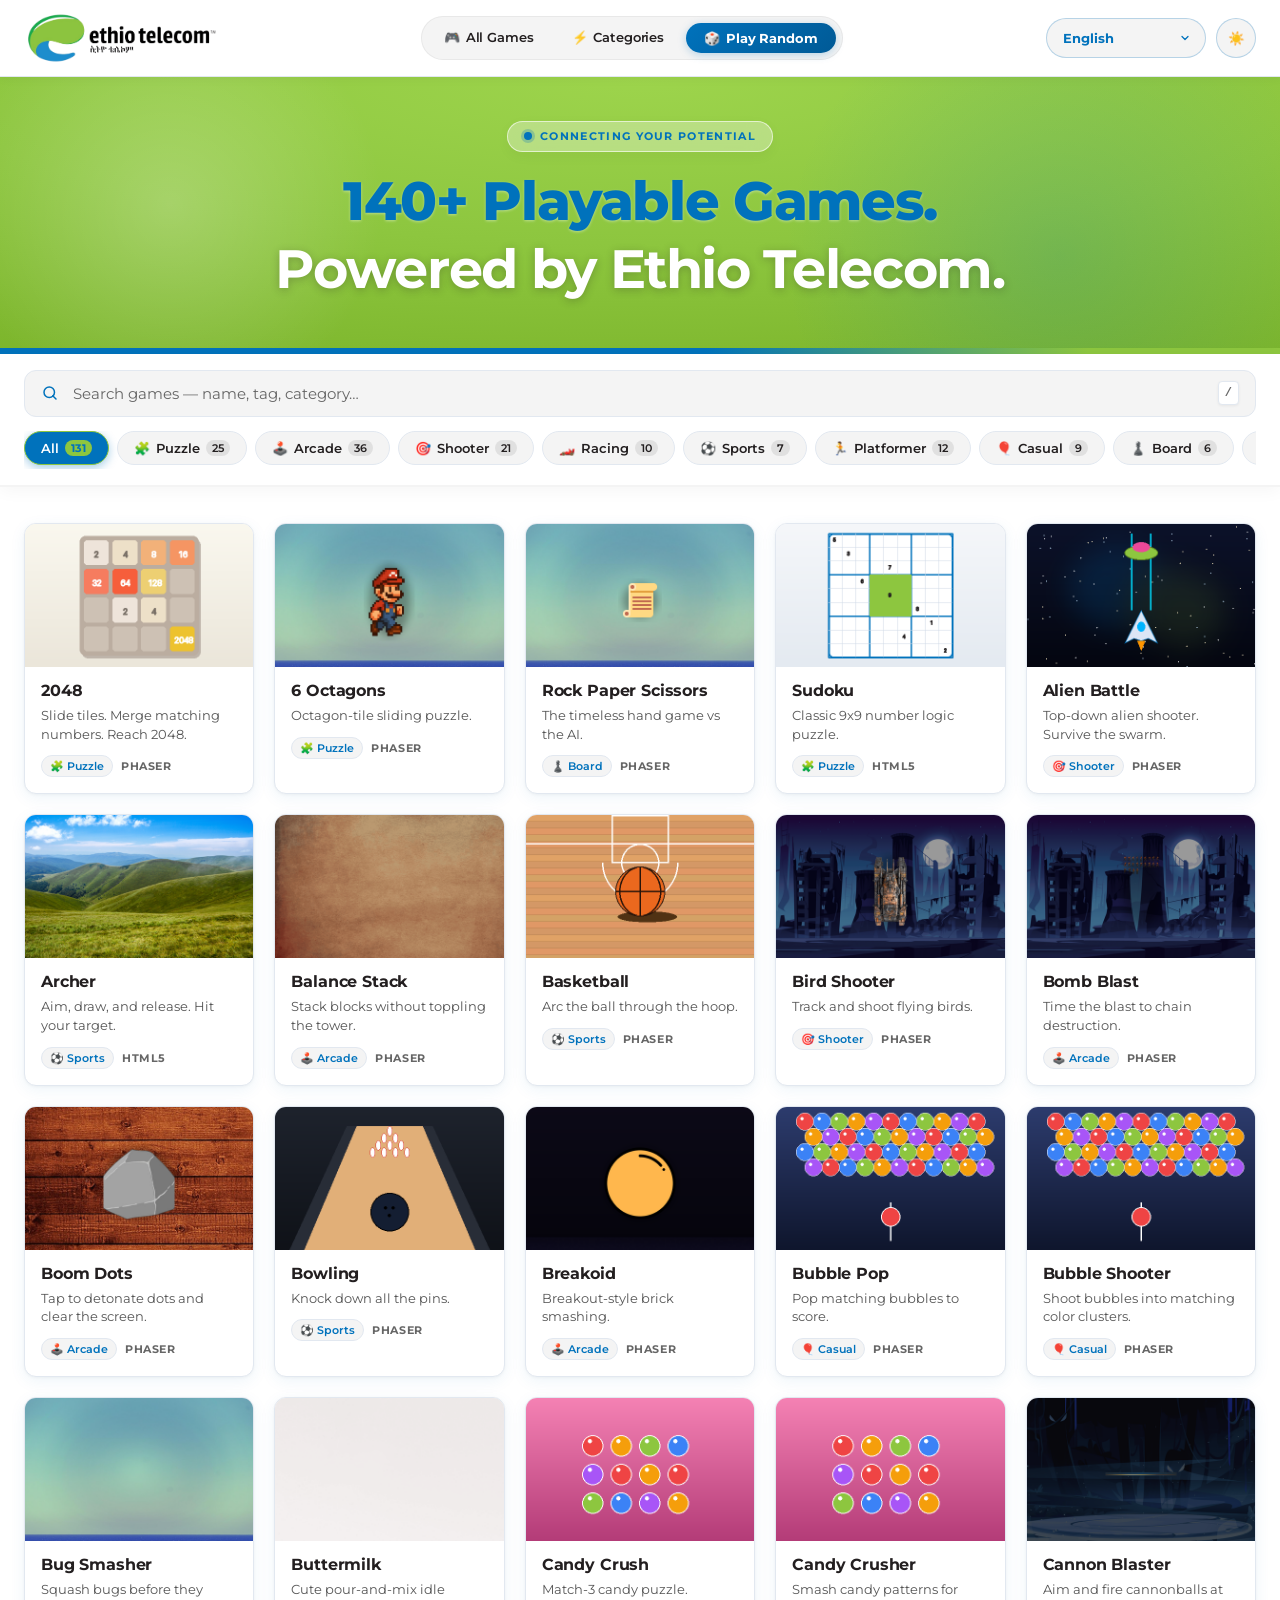
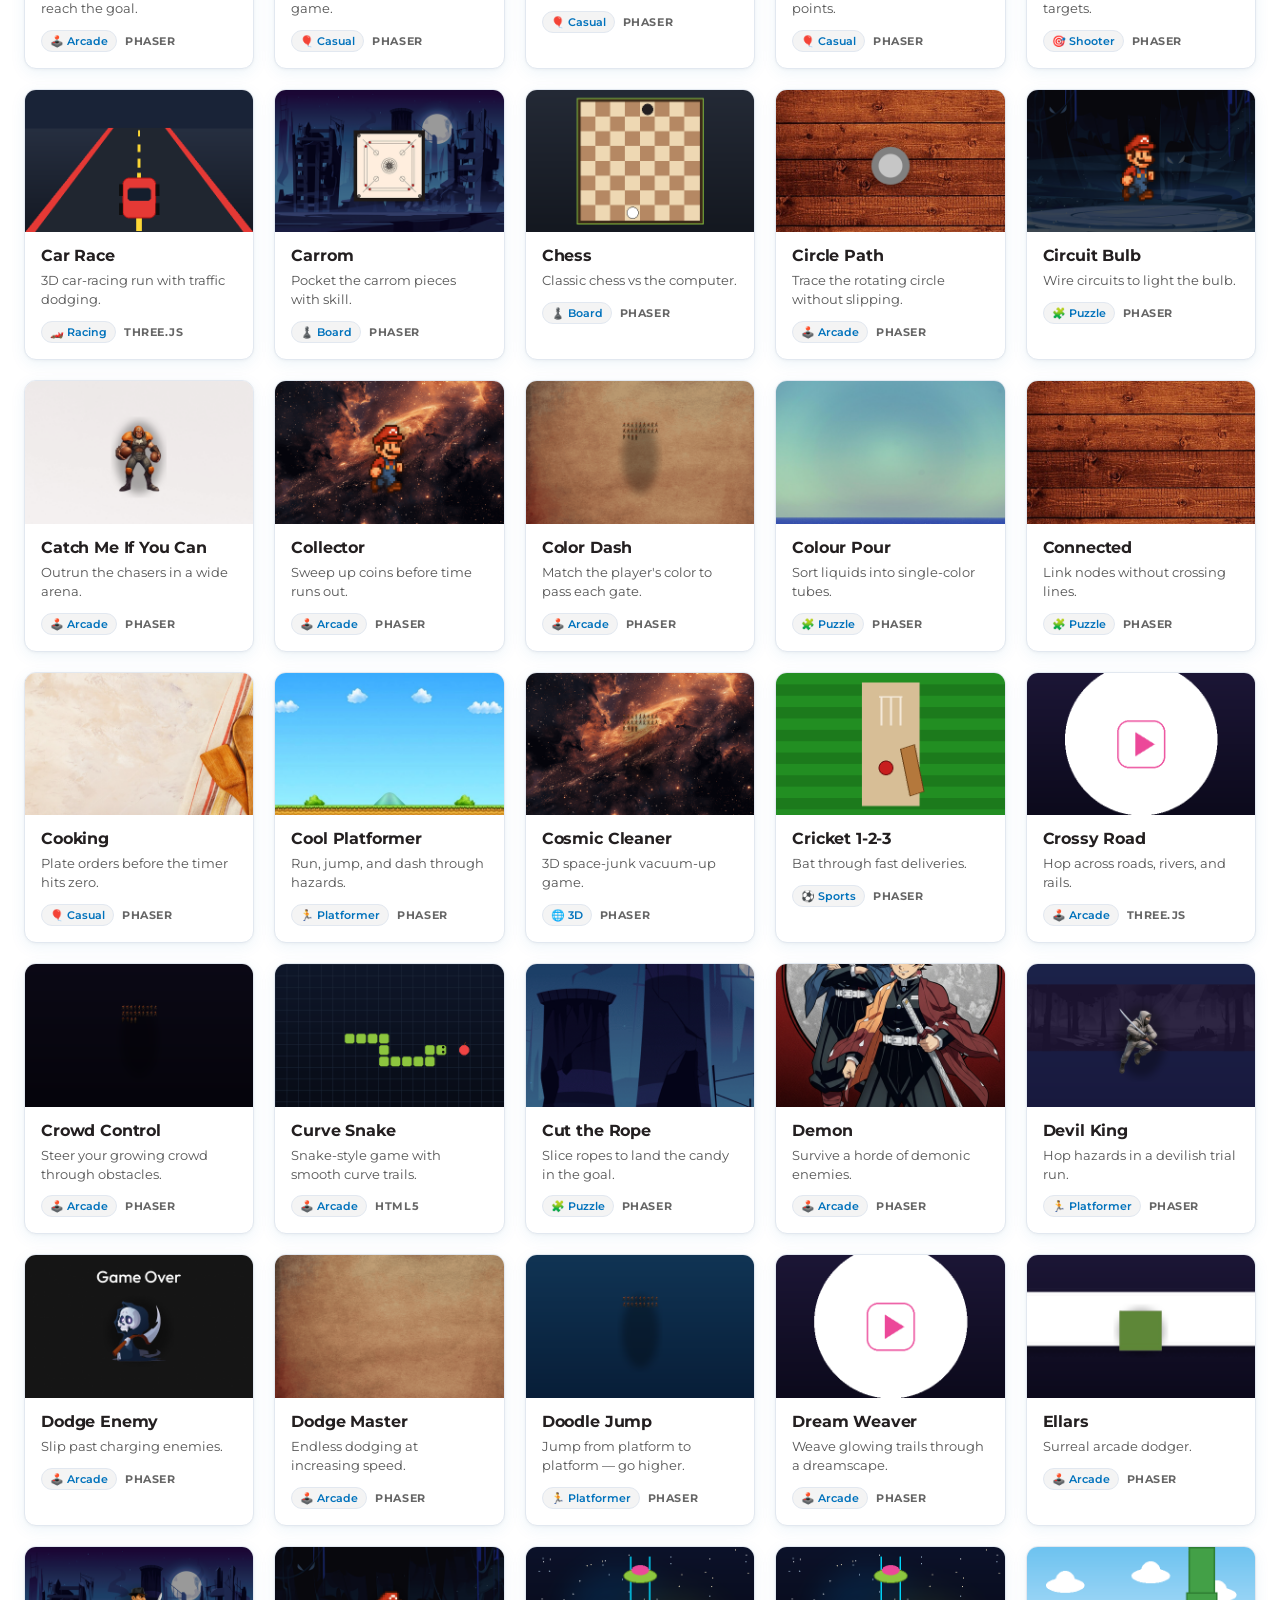
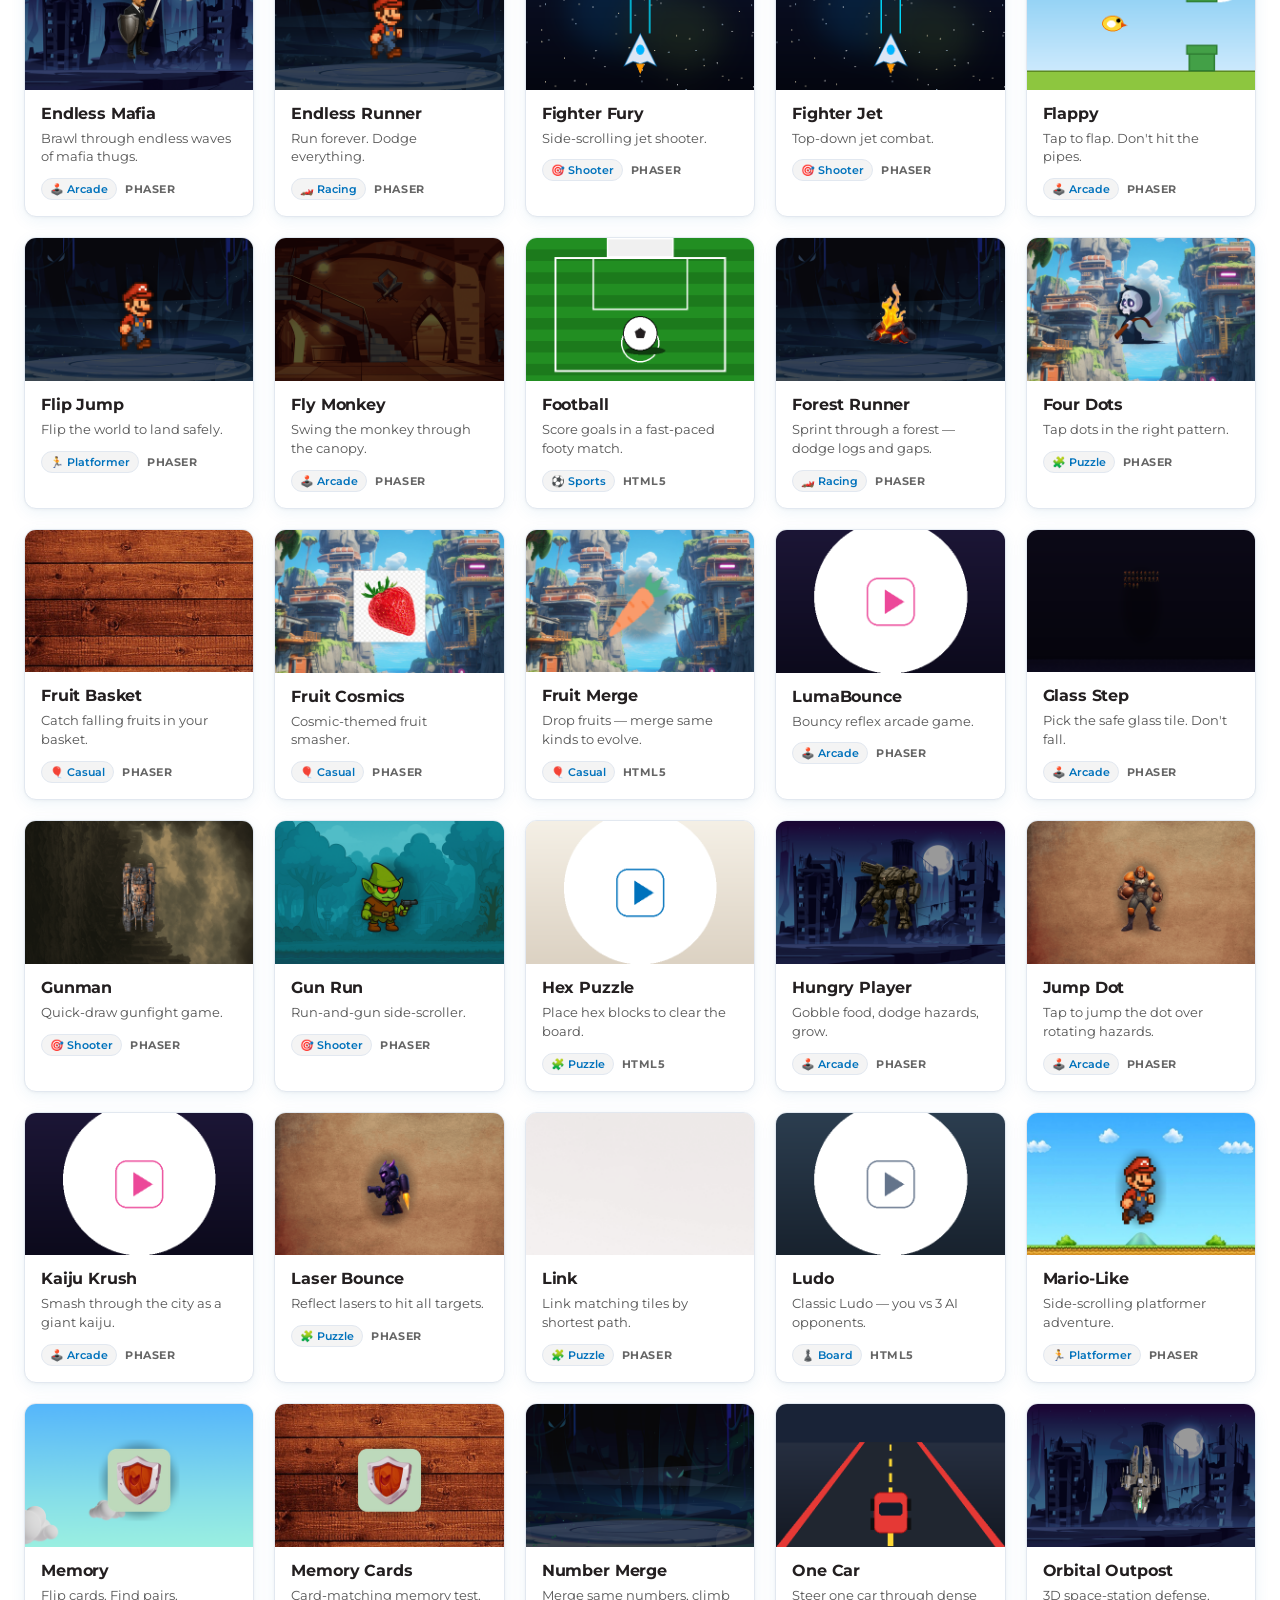
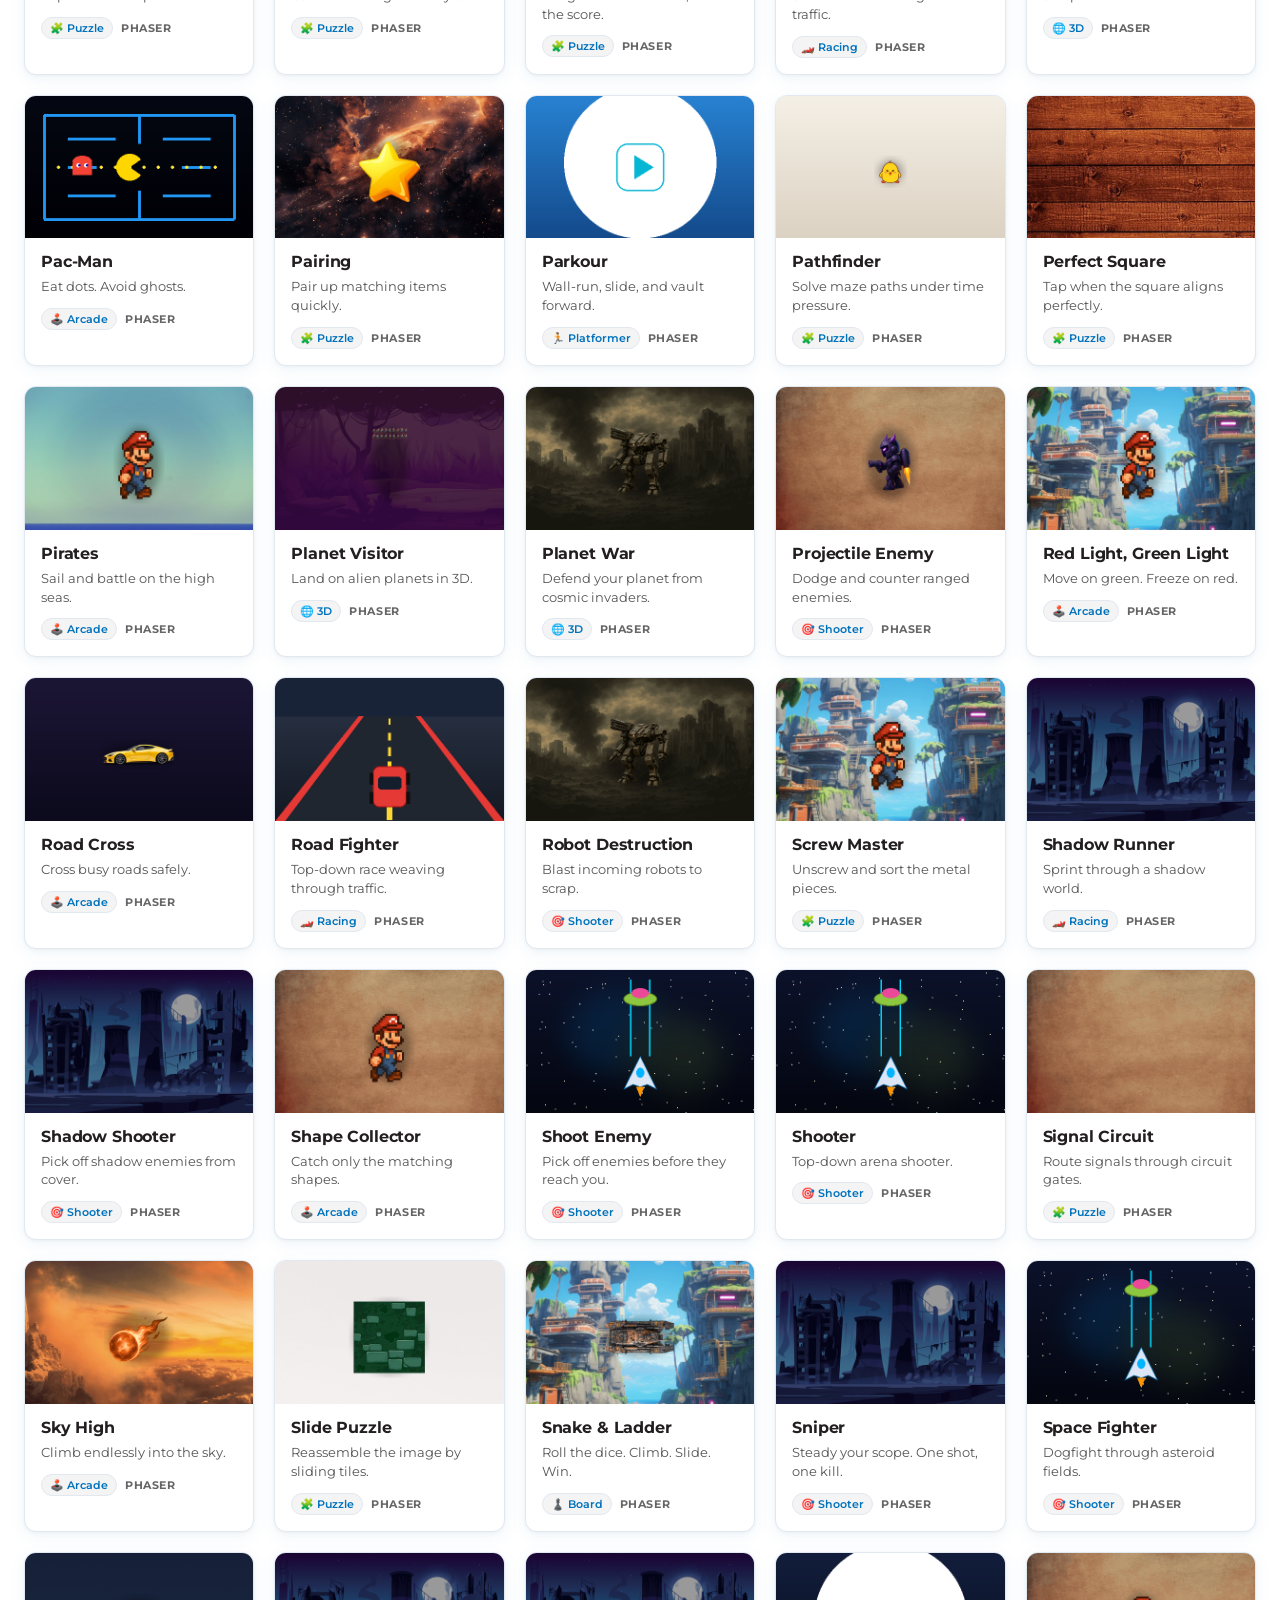
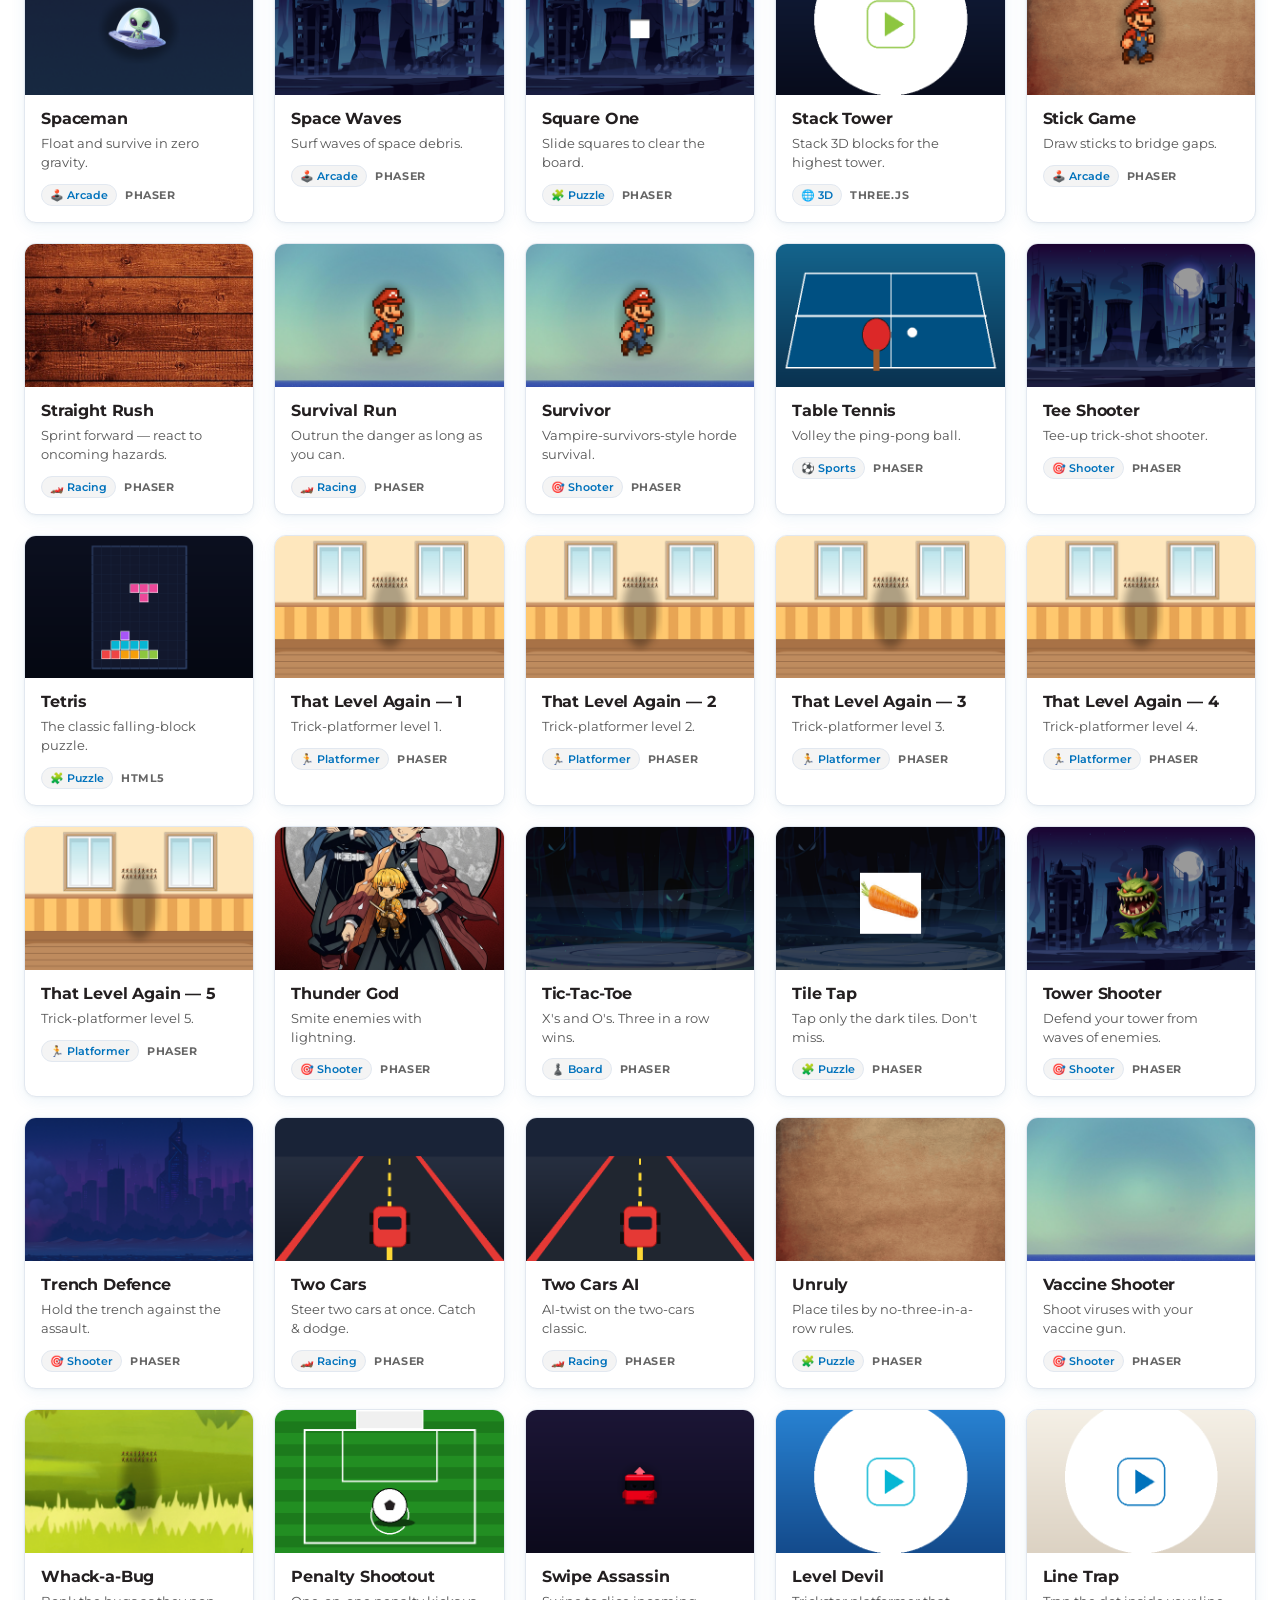
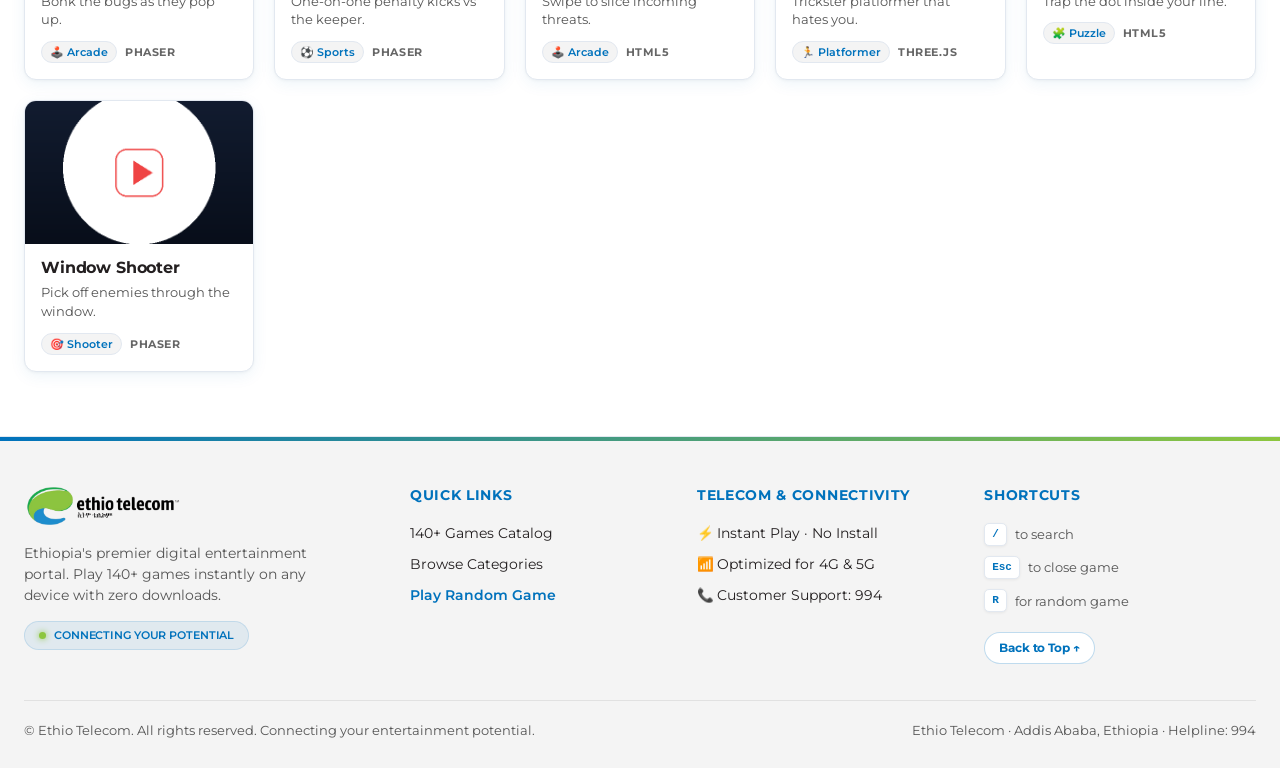
<file: index.html>
<!DOCTYPE html>
<html lang="en">
<head>
  <meta charset="UTF-8" />
  <meta name="viewport" content="width=device-width, initial-scale=1, viewport-fit=cover" />
  <meta name="theme-color" content="#8DC63F" />
  <title>Ethio Telecom Games — 140+ Browser Games</title>
  <meta name="description" content="Ethio Telecom Games Portal — A curated collection of 140+ playable HTML5, Phaser and Three.js browser games. Instant play on any device." />
  <meta property="og:title" content="Ethio Telecom Games — 140+ Browser Games" />
  <meta property="og:description" content="Play 140+ games instantly with Ethio Telecom. Connecting your entertainment potential." />
  <meta property="og:type" content="website" />
  <meta property="og:image" content="assets/og-image.svg" />
  <meta name="twitter:card" content="summary_large_image" />
  <link rel="icon" type="image/svg+xml" href="assets/favicon.svg" />

  <!-- Ethio Telecom Design System Typography: Gotham & Noto Sans Ethiopic -->
  <link rel="preconnect" href="https://fonts.googleapis.com">
  <link rel="preconnect" href="https://fonts.gstatic.com" crossorigin>
  <link href="https://fonts.googleapis.com/css2?family=Montserrat:ital,wght@0,400;0,500;0,600;0,700;0,800;1,400;1,700&family=Noto+Sans+Ethiopic:wght@400;500;600;700;800&display=swap" rel="stylesheet">

  <link rel="stylesheet" href="site/styles.css" />
</head>
<body>
  <!-- Top Navigation Bar: Clean White Background for Official Logo Presentation -->
  <nav class="top-nav">
    <div class="top-nav__inner">
      <div class="top-nav__left">
        <a class="brand" href="#" aria-label="Ethio Telecom">
          <img src="assets/logoor.png" alt="ethio telecom" class="brand__logo-img" />
        </a>
      </div>

      <div class="top-nav__center">
        <nav class="nav-links">
          <a href="#games" class="nav-item headline-small">
            <span class="nav-item__icon">🎮</span>
            <span data-i18n="nav.catalog">All Games</span>
          </a>
          <a href="#filters" class="nav-item headline-small">
            <span class="nav-item__icon">⚡</span>
            <span data-i18n="nav.categories">Categories</span>
          </a>
          <button id="random-game" class="nav-random-btn headline-small" type="button" data-i18n-title="title.forRandom">
            <span class="nav-random-btn__dice">🎲</span>
            <span data-i18n="cta.playRandom">Play Random</span>
          </button>
        </nav>
      </div>

      <div class="top-nav__right">
        <div class="nav-actions">
          <div class="lang-picker-wrapper">
            <select id="language-select" class="select-lang" aria-label="Language selection">
              <option value="en">English</option>
              <option value="am">አማርኛ (Amharic)</option>
            </select>
          </div>

          <button id="theme-toggle" class="btn-icon" type="button" data-i18n-aria-label="aria.toggleTheme" title="Toggle theme">
            <span class="theme-icon">☀️</span>
          </button>
        </div>
      </div>
    </div>
  </nav>

  <!-- Hero Main Menu Banner: Lemon Green Background with Potential Line -->
  <header class="hero main-menu-header">
    <div class="hero__inner">
      <div class="hero__badge">
        <span class="badge__pulse"></span>
        <span class="badge__text headline-small" data-i18n="hero.badge">CONNECTING YOUR POTENTIAL</span>
      </div>

      <!-- Main Menu Headline Large: Gotham Bold / Noto Sans Ethiopic Bold -->
      <h1 class="hero__title headline-large">
        <span class="title-primary" data-i18n="hero.titleLine1"></span>
        <span class="title-secondary" data-i18n="hero.titleLine2"></span>
      </h1>
    </div>

    <!-- Ethio Telecom Potential Line: Mandatory design specification at the bottom of main menu page -->
    <div class="potential-line" aria-hidden="true"></div>
  </header>

  <!-- Body: White Background as per Ethio Telecom Design System -->
  <main class="main-content">
    <section class="controls" data-i18n-aria-label="aria.filterGames">
      <div class="controls__inner">
        <label class="search">
          <svg viewBox="0 0 24 24" width="18" height="18" aria-hidden="true"><path fill="none" stroke="currentColor" stroke-width="2" stroke-linecap="round" d="m20 20-4.35-4.35M11 18a7 7 0 1 1 0-14 7 7 0 0 1 0 14Z"/></svg>
          <input type="search" id="search-input" data-i18n-placeholder="search.placeholder" autocomplete="off" class="body-text" />
          <kbd class="search__kbd">/</kbd>
        </label>

        <!-- Sub menu: Gotham Medium / Noto Sans Ethiopic Bold -->
        <nav class="filters headline-small" id="filters" data-i18n-aria-label="aria.categories">
          <!-- filled by JS -->
        </nav>
      </div>
    </section>

    <section class="games" id="games" aria-live="polite">
      <div class="games__inner">
        <div class="games__grid" id="grid"></div>
        <p class="games__empty body-text" id="empty" hidden>
          <span data-i18n="empty.noMatches"></span> <button class="link" id="clear-filters" type="button" data-i18n="empty.clearFilters"></button>
        </p>
      </div>
    </section>
  </main>

  <!-- Footer: Light Gray Background as per Ethio Telecom Design System -->
  <footer class="footer">
    <div class="potential-line potential-line--subtle" aria-hidden="true"></div>
    <div class="footer__inner">
      <div class="footer__grid">
        <!-- Col 1: Brand & About -->
        <div class="footer__col footer__col--brand">
          <div class="footer__logo">
            <img src="assets/logoor.png" alt="ethio telecom" class="footer__logo-img" />
          </div>
          <p class="footer__about body-text" data-i18n="footer.aboutDesc">
            Ethiopia's premier digital entertainment portal. Play 140+ games instantly on any device with zero downloads.
          </p>
          <div class="footer__badge">
            <span class="footer__badge-dot"></span>
            <span class="headline-small" data-i18n="hero.badge">CONNECTING YOUR POTENTIAL</span>
          </div>
        </div>

        <!-- Col 2: Quick Links -->
        <div class="footer__col">
          <h4 class="footer__col-title headline-small" data-i18n="footer.linksTitle">Quick Links</h4>
          <ul class="footer__links body-text">
            <li><a href="#games" data-i18n="footer.linkCatalog">140+ Games Catalog</a></li>
            <li><a href="#filters" data-i18n="footer.linkCategories">Browse Categories</a></li>
            <li><button type="button" class="footer__link-btn" onclick="document.getElementById('random-game')?.click()" data-i18n="footer.linkRandom">Play Random Game</button></li>
          </ul>
        </div>

        <!-- Col 3: Telecom & Features -->
        <div class="footer__col">
          <h4 class="footer__col-title headline-small" data-i18n="footer.servicesTitle">Telecom & Connectivity</h4>
          <ul class="footer__links body-text">
            <li><span class="footer__feat-icon">⚡</span> <span data-i18n="footer.servInstant">Instant Play · No Install</span></li>
            <li><span class="footer__feat-icon">📶</span> <span data-i18n="footer.serv4g">Optimized for 4G & 5G</span></li>
            <li><span class="footer__feat-icon">📞</span> <span data-i18n="footer.servSupport">Customer Support: 994</span></li>
          </ul>
        </div>

        <!-- Col 4: Shortcuts & Navigation -->
        <div class="footer__col footer__col--shortcuts">
          <h4 class="footer__col-title headline-small" data-i18n="footer.shortcutsTitle">Shortcuts</h4>
          <ul class="footer__shortcuts-list body-text">
            <li><kbd>/</kbd> <span data-i18n="footer.toSearch">to search</span></li>
            <li><kbd>Esc</kbd> <span data-i18n="footer.toClose">to close game</span></li>
            <li><kbd>R</kbd> <span data-i18n="footer.forRandom">for random game</span></li>
          </ul>
          <a href="#" class="footer__back-top headline-small" data-i18n="footer.backToTop">Back to Top ↑</a>
        </div>
      </div>

      <!-- Bottom Bar -->
      <div class="footer__bottom">
        <p class="footer__legal body-text" data-i18n="footer.licensed">
          © Ethio Telecom. All rights reserved. Connecting your entertainment potential.
        </p>
        <p class="footer__contact body-text" data-i18n="footer.helpline">
          Ethio Telecom · Addis Ababa, Ethiopia · Helpline: 994
        </p>
      </div>
    </div>
  </footer>

  <!-- Modal player -->
  <div class="modal" id="modal" role="dialog" aria-modal="true" aria-labelledby="modal-title" hidden>
    <div class="modal__backdrop" data-close></div>
    <div class="modal__panel">
      <header class="modal__bar">
        <div class="modal__meta">
          <span class="modal__chip headline-small" id="modal-chip"></span>
          <h2 id="modal-title" class="modal__title headline-small" data-i18n="modal.defaultTitle"></h2>
        </div>
        <div class="modal__tools">
          <button class="btn-icon" id="modal-fullscreen" type="button" data-i18n-aria-label="aria.toggleFullscreen" data-i18n-title="title.fullscreen">⛶</button>
          <button class="btn-icon" id="modal-reload" type="button" data-i18n-aria-label="aria.restartGame" data-i18n-title="title.restart">↻</button>
          <a class="btn-icon" id="modal-open" target="_blank" rel="noopener" data-i18n-aria-label="aria.openInNewTab" data-i18n-title="title.openInNewTab">↗</a>
          <button class="btn-icon btn-icon--danger" id="modal-close" type="button" data-i18n-aria-label="aria.close" data-close data-i18n-title="title.close">✕</button>
        </div>
      </header>
      <div class="modal__frame-wrap">
        <iframe id="modal-frame" class="modal__frame" data-i18n-title="title.game" allow="autoplay; fullscreen; gamepad" sandbox="allow-scripts allow-same-origin allow-pointer-lock allow-modals allow-popups allow-forms"></iframe>
      </div>
    </div>
  </div>

  <script src="site/app.js" defer></script>
</body>
</html>
</file>
<file: site/styles.css>
/* =========================================================
   ETHIO TELECOM DESIGN SYSTEM
   Official Colors:
   - Lemon Green: #8DC63F
   - Dark Blue:   #0072BC
   - Light Gray:  #F4F4F4
   - White:       #FFFFFF
   - Black:       #231F20

   Typography:
   - Headline Large: Gotham Bold / Noto Sans Ethiopic Bold (Main menu)
   - Headline Small: Gotham Medium / Noto Sans Ethiopic Bold (Sub menu)
   - Body text:      Gotham Regular / Noto Sans Ethiopic Regular
   ========================================================= */

:root {
  /* Ethio Telecom Core Color Tokens */
  --c-lemon-green: #8DC63F;
  --c-lemon-green-hover: #7cb832;
  --c-lemon-green-light: #f1f9e8;
  --c-lemon-green-dark: #5b8720;

  --c-dark-blue: #0072BC;
  --c-dark-blue-hover: #005a96;
  --c-dark-blue-dark: #004573;
  --c-dark-blue-light: #e6f1f8;

  --c-light-gray: #F4F4F4;
  --c-light-gray-hover: #e8e8e8;
  --c-white: #FFFFFF;
  --c-black: #231F20;
  --c-black-soft: #3b3a39;
  --c-gray-muted: #666666;
  --c-gray-faint: #999999;
  --c-border: #e2e8f0;

  /* Layout Background Tokens (Default / Light) */
  --bg-header: #8DC63F;       /* Layout: Header Lemon Green */
  --bg-body: #FFFFFF;         /* Layout: Body White */
  --bg-footer: #F4F4F4;       /* Layout: Footer Light Gray */
  --bg-card: #FFFFFF;
  --bg-elev: #FFFFFF;
  --bg-input: #F4F4F4;

  /* Layout Text Colors */
  --text-header-title: #0072BC;
  --text-header-sub: #231F20;
  --text-body: #231F20;
  --text-dim: #555555;
  --text-footer: #231F20;

  /* Typography Stacks */
  --font-primary: "Gotham", "Montserrat", "Noto Sans Ethiopic", -apple-system, BlinkMacSystemFont, "Segoe UI", Roboto, sans-serif;
  --font-headline-large: "Gotham Bold", "Montserrat", "Noto Sans Ethiopic", sans-serif;
  --font-headline-small: "Gotham Medium", "Montserrat", "Noto Sans Ethiopic", sans-serif;
  --font-body: "Gotham", "Montserrat", "Noto Sans Ethiopic", sans-serif;

  /* Misc */
  --radius-sm: 8px;
  --radius-md: 12px;
  --radius-lg: 18px;
  --radius-full: 9999px;
  --max-w: 1280px;
  --shadow-sm: 0 2px 6px rgba(0, 0, 0, 0.05);
  --shadow-card: 0 4px 16px rgba(0, 114, 188, 0.07), 0 1px 3px rgba(0, 0, 0, 0.04);
  --shadow-card-hover: 0 12px 28px rgba(0, 114, 188, 0.16), 0 4px 8px rgba(141, 198, 63, 0.2);
}

/* Dark Mode adaptation while preserving official Ethio Telecom brand identity */
[data-theme="dark"] {
  --bg-header: #76a831;
  --bg-body: #12161f;
  --bg-footer: #181d27;
  --bg-card: #1c2230;
  --bg-elev: #222a3b;
  --bg-input: #232c3d;

  --text-header-title: #003e66;
  --text-header-sub: #161b24;
  --text-body: #f4f4f4;
  --text-dim: #abb3c4;
  --text-footer: #d2d6df;
  --c-border: #2a3346;
  --shadow-card: 0 4px 18px rgba(0, 0, 0, 0.4);
  --shadow-card-hover: 0 12px 30px rgba(0, 114, 188, 0.28);
}

/* Base Styles */
* {
  box-sizing: border-box;
}

html, body {
  margin: 0;
  padding: 0;
  background-color: var(--bg-body);
  color: var(--text-body);
  font-family: var(--font-primary);
  font-size: 16px;
  line-height: 1.5;
  -webkit-font-smoothing: antialiased;
  text-rendering: optimizeLegibility;
}

a {
  color: var(--c-dark-blue);
  text-decoration: none;
  transition: color 0.15s ease;
}
a:hover {
  text-decoration: underline;
}

button {
  font-family: inherit;
  color: inherit;
  cursor: pointer;
}

/* Typography Utility Classes */
.headline-large {
  font-family: var(--font-headline-large);
  font-weight: 800;
  letter-spacing: -0.02em;
}

.headline-small {
  font-family: var(--font-headline-small);
  font-weight: 600;
  letter-spacing: -0.01em;
}

.body-text {
  font-family: var(--font-body);
  font-weight: 400;
  line-height: 1.55;
}

/* =========================================================
   BUTTON SYSTEM (Ethio Telecom Design System)
   - Modify Information
   - Qry PP of your phone
   - Primary Action
   - Ghost / Secondary
   ========================================================= */

.btn {
  display: inline-flex;
  align-items: center;
  justify-content: center;
  gap: 8px;
  padding: 10px 18px;
  border-radius: var(--radius-md);
  font-family: var(--font-headline-small);
  font-size: 14px;
  font-weight: 600;
  text-decoration: none;
  cursor: pointer;
  border: 1px solid transparent;
  transition: all 0.18s cubic-bezier(0.16, 1, 0.3, 1);
  white-space: nowrap;
}
.btn:active {
  transform: scale(0.98);
}

/* Button Type: Qry PP of your phone */
.btn-qry-pp {
  background-color: var(--c-dark-blue);
  color: var(--c-white);
  border: 2px solid var(--c-lemon-green);
  box-shadow: 0 4px 12px rgba(0, 114, 188, 0.25);
}
.btn-qry-pp:hover {
  background-color: var(--c-lemon-green);
  color: var(--c-dark-blue);
  border-color: var(--c-dark-blue);
  box-shadow: 0 6px 16px rgba(141, 198, 63, 0.4);
  transform: translateY(-1px);
}

/* Button Type: Modify Information */
.btn-modify-info {
  background-color: var(--c-white);
  color: var(--c-dark-blue);
  border: 2px solid var(--c-dark-blue);
  box-shadow: 0 2px 8px rgba(0, 0, 0, 0.06);
}
.btn-modify-info:hover {
  background-color: var(--c-light-gray);
  color: var(--c-dark-blue-hover);
  border-color: var(--c-lemon-green);
  box-shadow: 0 4px 14px rgba(0, 114, 188, 0.18);
  transform: translateY(-1px);
}

/* Standard Primary Button */
.btn-primary {
  background-color: var(--c-dark-blue);
  color: var(--c-white);
  border: 2px solid var(--c-dark-blue);
  box-shadow: 0 4px 14px rgba(0, 114, 188, 0.25);
  padding: 12px 24px;
  font-size: 15px;
}
.btn-primary:hover {
  background-color: var(--c-dark-blue-hover);
  border-color: var(--c-dark-blue-hover);
  box-shadow: 0 8px 20px rgba(0, 114, 188, 0.35);
  transform: translateY(-2px);
}

/* Standard Ghost / Secondary Button */
.btn-ghost {
  background-color: rgba(255, 255, 255, 0.9);
  color: var(--c-dark-blue);
  border: 2px solid var(--c-dark-blue);
  padding: 12px 22px;
  font-size: 15px;
}
.btn-ghost:hover {
  background-color: var(--c-white);
  color: var(--c-lemon-green-dark);
  border-color: var(--c-lemon-green-dark);
  text-decoration: none;
  transform: translateY(-2px);
}

/* Icon Buttons (Theme toggle, Modals, Close) */
.btn-icon {
  display: inline-flex;
  align-items: center;
  justify-content: center;
  width: 40px;
  height: 40px;
  padding: 0;
  border-radius: var(--radius-sm);
  background-color: var(--c-white);
  color: var(--c-dark-blue);
  border: 1px solid rgba(0, 114, 188, 0.2);
  transition: all 0.15s ease;
}
.btn-icon:hover {
  background-color: var(--c-light-gray);
  border-color: var(--c-dark-blue);
  color: var(--c-dark-blue-hover);
  transform: scale(1.05);
}
.btn-icon--danger:hover {
  background-color: #ffebee;
  color: #d32f2f;
  border-color: #d32f2f;
}

/* Language selector */
.select-lang {
  height: 40px;
  padding: 0 34px 0 16px;
  border-radius: var(--radius-full);
  background-color: var(--c-light-gray);
  color: var(--c-dark-blue);
  border: 1.5px solid rgba(0, 114, 188, 0.25);
  font-family: var(--font-headline-small);
  font-weight: 700;
  font-size: 13px;
  cursor: pointer;
  outline: none;
  appearance: none;
  -webkit-appearance: none;
  background-image: url("data:image/svg+xml,%3Csvg xmlns='http://www.w3.org/2000/svg' width='12' height='12' viewBox='0 0 24 24' fill='none' stroke='%230072BC' stroke-width='2.5' stroke-linecap='round' stroke-linejoin='round'%3E%3Cpolyline points='6 9 12 15 18 9'%3E%3C/polyline%3E%3C/svg%3E");
  background-repeat: no-repeat;
  background-position: right 14px center;
  transition: all 0.2s cubic-bezier(0.16, 1, 0.3, 1);
}
.select-lang:hover {
  background-color: var(--c-white);
  border-color: var(--c-dark-blue);
  box-shadow: 0 2px 8px rgba(0, 114, 188, 0.14);
}
.select-lang:focus {
  background-color: var(--c-white);
  border-color: var(--c-dark-blue);
  box-shadow: 0 0 0 3px rgba(0, 114, 188, 0.2);
}

/* =========================================================
   TOP NAVIGATION BAR
   Clean White (#FFFFFF) surface for official Ethio Telecom branding
   ========================================================= */

.top-nav {
  position: relative;
  z-index: 40;
  background-color: var(--c-white);
  border-bottom: 1.5px solid var(--c-border);
  box-shadow: 0 2px 10px rgba(0, 0, 0, 0.04);
}

.top-nav__inner {
  max-width: var(--max-w);
  margin: 0 auto;
  padding: 12px 24px;
  display: flex;
  align-items: center;
  justify-content: space-between;
  gap: 20px;
}

.top-nav__left {
  display: flex;
  align-items: center;
  gap: 16px;
  flex-shrink: 0;
}

.top-nav__center {
  display: flex;
  align-items: center;
  justify-content: center;
  flex: 1;
}

.nav-links {
  display: inline-flex;
  align-items: center;
  gap: 6px;
  background-color: var(--c-light-gray);
  padding: 4px 6px;
  border-radius: var(--radius-full);
  border: 1px solid rgba(0, 0, 0, 0.05);
}

.nav-item {
  display: inline-flex;
  align-items: center;
  gap: 6px;
  padding: 7px 16px;
  border-radius: var(--radius-full);
  font-family: var(--font-headline-small);
  font-size: 13px;
  font-weight: 600;
  color: var(--c-black);
  text-decoration: none;
  transition: all 0.2s cubic-bezier(0.16, 1, 0.3, 1);
}
.nav-item:hover {
  background-color: var(--c-white);
  color: var(--c-dark-blue);
  box-shadow: 0 2px 8px rgba(0, 0, 0, 0.06);
  text-decoration: none;
  transform: translateY(-1px);
}

.nav-random-btn {
  display: inline-flex;
  align-items: center;
  gap: 6px;
  padding: 7px 18px;
  border-radius: var(--radius-full);
  font-family: var(--font-headline-small);
  font-size: 13px;
  font-weight: 700;
  background: linear-gradient(135deg, var(--c-dark-blue) 0%, #005a96 100%);
  color: var(--c-white);
  border: none;
  cursor: pointer;
  box-shadow: 0 2px 8px rgba(0, 114, 188, 0.25);
  transition: all 0.2s cubic-bezier(0.16, 1, 0.3, 1);
}
.nav-random-btn:hover {
  background: linear-gradient(135deg, #0088df 0%, var(--c-dark-blue) 100%);
  box-shadow: 0 4px 14px rgba(0, 114, 188, 0.38);
  transform: translateY(-1px) scale(1.02);
}
.nav-random-btn:active {
  transform: scale(0.98);
}
.nav-random-btn__dice {
  display: inline-block;
  transition: transform 0.4s ease;
}
.nav-random-btn:hover .nav-random-btn__dice {
  transform: rotate(180deg);
}

.top-nav__right {
  display: flex;
  align-items: center;
  justify-content: flex-end;
  gap: 10px;
  flex-shrink: 0;
}

.brand {
  display: inline-flex;
  align-items: center;
  text-decoration: none;
  transition: transform 0.25s cubic-bezier(0.16, 1, 0.3, 1), opacity 0.2s ease;
}
.brand:hover {
  transform: scale(1.02);
  text-decoration: none;
}

.brand__logo-img {
  height: 52px;
  width: auto;
  max-width: min(300px, 60vw);
  display: block;
  object-fit: contain;
  image-rendering: -webkit-optimize-contrast;
}

.nav-actions {
  display: inline-flex;
  align-items: center;
  gap: 10px;
}
.nav-actions .btn-icon {
  border-radius: var(--radius-full);
  background-color: var(--c-light-gray);
  border: 1.5px solid rgba(0, 114, 188, 0.25);
}
.nav-actions .btn-icon:hover {
  background-color: var(--c-white);
  border-color: var(--c-dark-blue);
  box-shadow: 0 2px 8px rgba(0, 114, 188, 0.14);
}

[data-theme="dark"] .nav-links {
  background-color: var(--bg-input);
  border-color: var(--c-border);
}
[data-theme="dark"] .nav-item {
  color: var(--text-body);
}
[data-theme="dark"] .nav-item:hover {
  background-color: var(--bg-elev);
  color: #ffffff;
}

@media (max-width: 860px) {
  .top-nav__center {
    display: none;
  }
}

/* =========================================================
   HEADER / HERO (Main Menu Page)
   Background: Lemon Green (#8DC63F)
   Font Colors: Dark Blue (#0072BC), White (#FFFFFF)
   ========================================================= */

.hero {
  position: relative;
  background: radial-gradient(110% 120% at 50% 0%, #9dd44c 0%, #8DC63F 50%, #7ab329 100%);
  color: var(--text-header-sub);
  padding: 44px 24px 54px;
  overflow: hidden;
  text-align: center;
}

/* Subtle Ethio Telecom Brand Wave / Geometry Overlays */
.hero::before {
  content: "";
  position: absolute;
  top: -120px;
  right: -80px;
  width: 600px;
  height: 600px;
  border-radius: 50%;
  background: radial-gradient(circle, rgba(0, 114, 188, 0.16) 0%, transparent 65%);
  pointer-events: none;
}
.hero::after {
  content: "";
  position: absolute;
  bottom: -100px;
  left: -80px;
  width: 500px;
  height: 500px;
  border-radius: 50%;
  background: radial-gradient(circle, rgba(255, 255, 255, 0.22) 0%, transparent 60%);
  pointer-events: none;
}

.hero__inner {
  position: relative;
  z-index: 2;
  max-width: var(--max-w);
  margin: 0 auto;
}

.hero__badge {
  display: inline-flex;
  align-items: center;
  gap: 8px;
  background: rgba(255, 255, 255, 0.32);
  backdrop-filter: blur(12px);
  -webkit-backdrop-filter: blur(12px);
  padding: 6px 16px;
  border-radius: var(--radius-full);
  border: 1px solid rgba(255, 255, 255, 0.6);
  margin-bottom: 18px;
  box-shadow: 0 4px 14px rgba(0, 0, 0, 0.04);
}
.badge__pulse {
  width: 8px;
  height: 8px;
  border-radius: 50%;
  background-color: var(--c-dark-blue);
  box-shadow: 0 0 0 3px rgba(0, 114, 188, 0.25);
  animation: badgePulse 2s infinite;
}
.badge__text {
  font-size: 11px;
  font-weight: 700;
  letter-spacing: 0.12em;
  color: var(--c-dark-blue);
}
@keyframes badgePulse {
  0%, 100% { transform: scale(1); box-shadow: 0 0 0 2px rgba(0, 114, 188, 0.3); }
  50% { transform: scale(1.15); box-shadow: 0 0 0 5px rgba(0, 114, 188, 0.1); }
}

.hero__title {
  font-size: clamp(30px, 4.8vw, 54px);
  line-height: 1.15;
  margin: 0 auto;
  max-width: 920px;
  letter-spacing: -0.025em;
  text-align: center;
}
.hero__title .title-primary {
  display: block;
  color: var(--c-dark-blue);
  text-shadow: 0 1px 3px rgba(255, 255, 255, 0.4);
}
.hero__title .title-secondary {
  display: block;
  color: #ffffff;
  margin-top: 6px;
  font-weight: 700;
  text-shadow: 0 2px 8px rgba(35, 31, 32, 0.25);
}

.hero__sub {
  font-size: clamp(16px, 1.35vw, 19px);
  color: var(--c-black);
  max-width: 680px;
  margin: 0 0 28px;
  font-weight: 500;
}

.hero__cta {
  display: flex;
  align-items: center;
  gap: 14px;
  flex-wrap: wrap;
}

.stats {
  display: flex;
  align-items: center;
  gap: 20px 28px;
  flex-wrap: wrap;
  margin-top: 36px;
  color: var(--c-black);
  font-size: 14px;
  font-weight: 500;
}
.stat {
  display: inline-flex;
  align-items: center;
  gap: 6px;
  background: rgba(255, 255, 255, 0.45);
  padding: 4px 12px;
  border-radius: var(--radius-full);
  border: 1px solid rgba(255, 255, 255, 0.6);
}
.stat__num {
  font-family: var(--font-headline-large);
  font-weight: 800;
  color: var(--c-dark-blue);
  font-size: 16px;
}

/* =========================================================
   ETHIO TELECOM POTENTIAL LINE
   "A potential line must be included at the bottom of each main menu page."
   Signature brand ribbon running along the bottom edge
   ========================================================= */

.potential-line {
  position: absolute;
  bottom: 0;
  left: 0;
  right: 0;
  height: 6px;
  background: linear-gradient(90deg, 
    var(--c-dark-blue) 0%, 
    var(--c-dark-blue) 55%, 
    var(--c-lemon-green) 85%, 
    var(--c-lemon-green) 100%
  );
  z-index: 10;
}

.potential-line--subtle {
  position: relative;
  height: 4px;
  background: linear-gradient(90deg, var(--c-dark-blue) 0%, var(--c-lemon-green) 100%);
  box-shadow: none;
}

/* =========================================================
   BODY / MAIN CONTENT
   Background: White (#FFFFFF)
   Font Colors: Black (#231F20) / Dark Blue (#0072BC)
   ========================================================= */

.main-content {
  background-color: var(--bg-body);
  color: var(--text-body);
  min-height: 60vh;
}

/* Controls / Sticky Search & Filter Bar */
.controls {
  position: sticky;
  top: 0;
  z-index: 30;
  background-color: var(--bg-body);
  border-bottom: 2px solid var(--c-light-gray);
  padding: 16px 24px;
  box-shadow: 0 4px 16px rgba(0, 0, 0, 0.04);
}

.controls__inner {
  max-width: var(--max-w);
  margin: 0 auto;
  display: flex;
  flex-direction: column;
  gap: 14px;
}

/* Search Bar */
.search {
  display: flex;
  align-items: center;
  gap: 12px;
  background-color: var(--bg-input);
  border: 1.5px solid var(--c-border);
  border-radius: var(--radius-md);
  padding: 10px 16px;
  color: var(--c-gray-muted);
  transition: all 0.2s ease;
}
.search:focus-within {
  border-color: var(--c-dark-blue);
  background-color: var(--c-white);
  box-shadow: 0 0 0 3px rgba(0, 114, 188, 0.18);
}
.search svg {
  color: var(--c-dark-blue);
  flex-shrink: 0;
}
.search input {
  flex: 1;
  background: transparent;
  border: none;
  outline: none;
  color: var(--text-body);
  font-size: 15px;
}
.search input::placeholder {
  color: var(--c-gray-muted);
}
.search__kbd {
  font-family: monospace;
  font-size: 12px;
  background: var(--c-white);
  border: 1px solid var(--c-border);
  padding: 2px 6px;
  border-radius: 4px;
  color: var(--c-gray-muted);
}

/* Sub Menu: Category Filters */
.filters {
  display: flex;
  align-items: center;
  gap: 8px;
  overflow-x: auto;
  padding-bottom: 4px;
  scrollbar-width: none;
}
.filters::-webkit-scrollbar {
  display: none;
}

.chip {
  flex-shrink: 0;
  display: inline-flex;
  align-items: center;
  gap: 6px;
  padding: 8px 16px;
  border-radius: var(--radius-full);
  background-color: var(--c-light-gray);
  color: var(--c-black);
  border: 1px solid var(--c-border);
  font-family: var(--font-headline-small);
  font-size: 13px;
  font-weight: 600;
  cursor: pointer;
  transition: all 0.16s ease;
}
.chip:hover {
  background-color: var(--c-dark-blue-light);
  color: var(--c-dark-blue);
  border-color: var(--c-dark-blue);
  transform: translateY(-1px);
}
.chip[aria-pressed="true"] {
  background-color: var(--c-dark-blue);
  color: var(--c-white);
  border-color: var(--c-lemon-green);
  box-shadow: 0 3px 10px rgba(0, 114, 188, 0.35);
}
.chip__count {
  font-size: 11px;
  background: rgba(0, 0, 0, 0.08);
  padding: 1px 6px;
  border-radius: 10px;
}
.chip[aria-pressed="true"] .chip__count {
  background: var(--c-lemon-green);
  color: var(--c-dark-blue);
  font-weight: 700;
}

/* Games Grid */
.games {
  padding: 36px 24px 64px;
}
.games__inner {
  max-width: var(--max-w);
  margin: 0 auto;
}

.games__grid {
  display: grid;
  grid-template-columns: repeat(auto-fill, minmax(230px, 1fr));
  gap: 20px;
}

/* Card Styles */
.card {
  position: relative;
  display: flex;
  flex-direction: column;
  background-color: var(--bg-card);
  border: 1px solid var(--c-border);
  border-radius: var(--radius-md);
  overflow: hidden;
  text-align: left;
  cursor: pointer;
  box-shadow: var(--shadow-card);
  transition: transform 0.18s ease, box-shadow 0.2s ease, border-color 0.2s ease;
  padding: 0;
  width: 100%;
}
.card:hover {
  transform: translateY(-4px);
  border-color: var(--c-dark-blue);
  box-shadow: var(--shadow-card-hover);
}

.card__art {
  position: relative;
  aspect-ratio: 16 / 10;
  background-color: var(--c-light-gray);
  overflow: hidden;
}

.card__img {
  width: 100%;
  height: 100%;
  object-fit: cover;
  display: block;
  transition: transform 0.35s cubic-bezier(0.16, 1, 0.3, 1);
}

.card:hover .card__img {
  transform: scale(1.06);
}

.card__fallback {
  position: absolute;
  inset: 0;
  display: flex;
  align-items: center;
  justify-content: center;
  background: linear-gradient(135deg, var(--card-c1, var(--c-dark-blue)), var(--card-c2, #0d3b66));
}

.card__emoji {
  font-size: 56px;
  line-height: 1;
  filter: drop-shadow(0 4px 10px rgba(0, 0, 0, 0.3));
  transition: transform 0.25s cubic-bezier(0.2, 0.9, 0.3, 1.3);
}
.card:hover .card__emoji {
  transform: scale(1.12) rotate(-4deg);
}

.card__play {
  position: absolute;
  right: 12px;
  bottom: 12px;
  width: 40px;
  height: 40px;
  border-radius: 50%;
  background-color: var(--c-lemon-green);
  color: var(--c-dark-blue);
  display: grid;
  place-items: center;
  font-size: 16px;
  font-weight: 800;
  box-shadow: 0 4px 14px rgba(0, 0, 0, 0.35);
  opacity: 0;
  transform: translateY(6px);
  transition: opacity 0.2s ease, transform 0.2s cubic-bezier(0.16, 1, 0.3, 1);
  z-index: 2;
}
.card:hover .card__play {
  opacity: 1;
  transform: translateY(0);
}

.card__body {
  padding: 14px 16px 16px;
}
.card__title {
  font-family: var(--font-headline-small);
  font-size: 16px;
  font-weight: 700;
  margin: 0 0 6px;
  color: var(--text-body);
}
.card__desc {
  font-family: var(--font-body);
  font-size: 13px;
  color: var(--text-dim);
  line-height: 1.45;
  margin: 0 0 12px;
  display: -webkit-box;
  -webkit-line-clamp: 2;
  -webkit-box-orient: vertical;
  overflow: hidden;
}
.card__meta {
  display: flex;
  align-items: center;
  gap: 8px;
  flex-wrap: wrap;
}
.card__chip {
  font-family: var(--font-headline-small);
  font-size: 11px;
  font-weight: 600;
  padding: 3px 8px;
  border-radius: var(--radius-full);
  background-color: var(--c-light-gray);
  color: var(--c-dark-blue);
  border: 1px solid var(--c-border);
}
.card__tech {
  font-size: 11px;
  font-weight: 700;
  text-transform: uppercase;
  color: var(--c-gray-muted);
  letter-spacing: 0.05em;
}

.games__empty {
  text-align: center;
  padding: 60px 20px;
  color: var(--text-dim);
}
.link {
  background: none;
  border: none;
  color: var(--c-dark-blue);
  text-decoration: underline;
  cursor: pointer;
  font-weight: 600;
}

/* =========================================================
   FOOTER
   Background: Light Gray (#F4F4F4)
   Font Colors: Black (#231F20) / Dark Blue (#0072BC)
   ========================================================= */

.footer {
  position: relative;
  background-color: var(--bg-footer);
  color: var(--text-footer);
  border-top: 1px solid var(--c-border);
  padding: 0 0 28px;
}

.footer__inner {
  max-width: var(--max-w);
  margin: 0 auto;
  padding: 44px 24px 0;
  display: flex;
  flex-direction: column;
  gap: 36px;
}

.footer__grid {
  display: grid;
  grid-template-columns: 1.4fr 1fr 1fr 1.1fr;
  gap: 40px;
}

.footer__col {
  display: flex;
  flex-direction: column;
  gap: 14px;
}

.footer__col--brand {
  gap: 16px;
}

.footer__logo {
  display: flex;
  align-items: center;
}

.footer__logo-img {
  height: 42px;
  width: auto;
  max-width: 230px;
  display: block;
  object-fit: contain;
  image-rendering: -webkit-optimize-contrast;
}

.footer__about {
  font-size: 13.5px;
  line-height: 1.55;
  color: var(--text-dim);
  margin: 0;
  max-width: 330px;
}

.footer__badge {
  display: inline-flex;
  align-items: center;
  gap: 8px;
  font-size: 11px;
  font-weight: 700;
  letter-spacing: 0.1em;
  color: var(--c-dark-blue);
  background: rgba(0, 114, 188, 0.08);
  padding: 5px 14px;
  border-radius: var(--radius-full);
  width: fit-content;
  border: 1px solid rgba(0, 114, 188, 0.14);
}
.footer__badge-dot {
  width: 7px;
  height: 7px;
  border-radius: 50%;
  background-color: var(--c-lemon-green);
  box-shadow: 0 0 6px var(--c-lemon-green);
}

.footer__col-title {
  font-size: 13.5px;
  font-weight: 700;
  color: var(--c-dark-blue);
  margin: 0 0 4px;
  text-transform: uppercase;
  letter-spacing: 0.05em;
}

.footer__links {
  list-style: none;
  margin: 0;
  padding: 0;
  display: flex;
  flex-direction: column;
  gap: 10px;
  font-size: 13.5px;
}
.footer__links li {
  display: flex;
  align-items: center;
}
.footer__links a {
  color: var(--text-body);
  text-decoration: none;
  transition: all 0.15s ease;
}
.footer__links a:hover {
  color: var(--c-dark-blue);
  transform: translateX(3px);
  text-decoration: none;
}

.footer__link-btn {
  background: none;
  border: none;
  padding: 0;
  font: inherit;
  color: var(--c-dark-blue);
  font-weight: 600;
  cursor: pointer;
  text-align: left;
  display: inline-flex;
  align-items: center;
  gap: 6px;
  transition: transform 0.15s ease, color 0.15s ease;
}
.footer__link-btn:hover {
  transform: translateX(3px);
  color: var(--c-dark-blue-hover);
}

.footer__feat-icon {
  display: inline-block;
  width: 20px;
}

.footer__shortcuts-list {
  list-style: none;
  margin: 0;
  padding: 0;
  display: flex;
  flex-direction: column;
  gap: 10px;
  font-size: 13px;
  color: var(--text-dim);
}
.footer__shortcuts-list li {
  display: flex;
  align-items: center;
  gap: 8px;
}

kbd {
  font-family: monospace;
  font-size: 11px;
  font-weight: 700;
  background-color: var(--c-white);
  border: 1.5px solid var(--c-border);
  border-radius: 5px;
  padding: 2px 7px;
  color: var(--c-dark-blue);
  box-shadow: 0 1px 3px rgba(0, 0, 0, 0.06);
}

.footer__back-top {
  display: inline-flex;
  align-items: center;
  justify-content: center;
  width: fit-content;
  margin-top: 6px;
  padding: 6px 14px;
  border-radius: var(--radius-full);
  font-size: 12px;
  font-weight: 700;
  background-color: var(--c-white);
  color: var(--c-dark-blue);
  border: 1.5px solid rgba(0, 114, 188, 0.25);
  text-decoration: none;
  transition: all 0.2s cubic-bezier(0.16, 1, 0.3, 1);
}
.footer__back-top:hover {
  background-color: var(--c-dark-blue);
  color: #ffffff;
  border-color: var(--c-dark-blue);
  transform: translateY(-2px);
  text-decoration: none;
  box-shadow: 0 4px 12px rgba(0, 114, 188, 0.25);
}

.footer__bottom {
  border-top: 1px solid rgba(0, 0, 0, 0.08);
  padding-top: 20px;
  display: flex;
  align-items: center;
  justify-content: space-between;
  flex-wrap: wrap;
  gap: 12px;
}
.footer__legal, .footer__contact {
  margin: 0;
  font-size: 12.5px;
  color: var(--text-dim);
}

[data-theme="dark"] .footer__bottom {
  border-top-color: var(--c-border);
}
[data-theme="dark"] .footer__badge {
  background: rgba(0, 114, 188, 0.18);
  color: #5bc0be;
}
[data-theme="dark"] .footer__back-top {
  background-color: var(--bg-elev);
  color: #ffffff;
  border-color: var(--c-border);
}
[data-theme="dark"] kbd {
  background-color: var(--bg-elev);
  color: #ffffff;
  border-color: var(--c-border);
}

@media (max-width: 900px) {
  .footer__grid {
    grid-template-columns: 1fr 1fr;
    gap: 30px;
  }
}
@media (max-width: 580px) {
  .footer__grid {
    grid-template-columns: 1fr;
    gap: 24px;
  }
  .footer__bottom {
    flex-direction: column;
    align-items: flex-start;
    gap: 6px;
  }
}

/* =========================================================
   MODAL DIALOGS (Game Player, Qry PP, Modify Info)
   ========================================================= */

.modal {
  position: fixed;
  inset: 0;
  z-index: 1000;
  display: flex;
  flex-direction: column;
  padding: 0;
  width: 100vw;
  height: 100vh;
  height: 100dvh;
  background-color: #000;
  overflow: hidden;
}
.modal[hidden] {
  display: none;
}

.modal__backdrop {
  display: none;
}

.modal__panel {
  position: relative;
  width: 100vw;
  height: 100vh;
  height: 100dvh;
  max-width: 100vw;
  max-height: 100vh;
  background-color: #000;
  border-radius: 0;
  border: none;
  box-shadow: none;
  display: flex;
  flex-direction: column;
  overflow: hidden;
  animation: modalPop 0.18s cubic-bezier(0.16, 1, 0.3, 1);
}

.modal__bar {
  display: flex;
  align-items: center;
  justify-content: space-between;
  padding: 10px 18px;
  background-color: var(--c-white);
  border-bottom: 2px solid var(--c-lemon-green);
  flex-shrink: 0;
  z-index: 10;
}

[data-theme="dark"] .modal__bar {
  background-color: #161b24;
  border-bottom-color: var(--c-lemon-green);
}
.modal__bar--lemon {
  background-color: var(--c-lemon-green);
  color: var(--c-dark-blue);
  border-bottom: 3px solid var(--c-dark-blue);
}
.modal__bar--lemon .modal__title {
  color: var(--c-dark-blue);
}

.modal__meta {
  display: flex;
  align-items: center;
  gap: 10px;
}
.modal__chip {
  font-size: 12px;
  font-weight: 700;
  padding: 3px 10px;
  border-radius: var(--radius-full);
  background-color: var(--c-dark-blue);
  color: var(--c-white);
}
.modal__title {
  font-size: 17px;
  margin: 0;
  color: var(--c-dark-blue);
}

.modal__tools {
  display: flex;
  gap: 6px;
}

.modal__frame-wrap {
  flex: 1;
  background-color: #000;
  position: relative;
}
.modal__frame {
  width: 100%;
  height: 100%;
  border: none;
  display: block;
}

/* Service Modals (Qry PP & Modify Info) */
.modal__logo-wrap {
  display: inline-flex;
  align-items: center;
  background: var(--c-white);
  padding: 4px 10px;
  border-radius: var(--radius-sm);
  border: 1px solid rgba(0, 114, 188, 0.2);
  box-shadow: 0 1px 4px rgba(0, 0, 0, 0.08);
}
.modal__logo-img {
  height: 24px;
  width: auto;
  max-width: 140px;
  display: block;
  object-fit: contain;
}
.service-badge {
  font-family: var(--font-headline-large);
  font-size: 11px;
  background-color: var(--c-dark-blue);
  color: var(--c-white);
  padding: 2px 8px;
  border-radius: 4px;
  text-transform: uppercase;
}

.modal__service-content {
  padding: 24px;
  background-color: var(--bg-card);
}

.service-card {
  background-color: var(--c-light-gray);
  border: 1px solid var(--c-border);
  border-radius: var(--radius-md);
  padding: 20px;
  margin-bottom: 20px;
}
.service-card__header {
  display: flex;
  align-items: center;
  gap: 14px;
}
.service-card__avatar {
  font-size: 32px;
  background: var(--c-white);
  border: 2px solid var(--c-lemon-green);
  border-radius: 50%;
  width: 52px;
  height: 52px;
  display: grid;
  place-items: center;
}
.service-card__header h3 {
  margin: 0 0 2px;
  color: var(--c-dark-blue);
}
.service-card__header p {
  margin: 0;
  font-size: 13px;
}

.service-divider {
  height: 1px;
  background-color: var(--c-border);
  margin: 16px 0;
}

.service-grid {
  display: grid;
  grid-template-columns: 1fr 1fr;
  gap: 14px;
}
.service-item {
  display: flex;
  flex-direction: column;
}
.service-label {
  font-size: 12px;
  color: var(--text-dim);
}
.service-value {
  font-size: 14px;
  font-weight: 700;
  color: var(--text-body);
  margin-top: 2px;
}

.modal__service-actions {
  display: flex;
  justify-content: flex-end;
  gap: 12px;
  margin-top: 20px;
}

/* Service Form */
.service-form {
  display: flex;
  flex-direction: column;
  gap: 16px;
}
.form-group {
  display: flex;
  flex-direction: column;
  gap: 6px;
}
.form-group label {
  font-size: 13px;
  color: var(--text-body);
}
.form-input {
  padding: 10px 14px;
  border-radius: var(--radius-sm);
  border: 1.5px solid var(--c-border);
  background-color: var(--bg-input);
  color: var(--text-body);
  font-size: 14px;
  outline: none;
  transition: border-color 0.15s ease;
}
.form-input:focus {
  border-color: var(--c-dark-blue);
  background-color: var(--c-white);
  box-shadow: 0 0 0 3px rgba(0, 114, 188, 0.18);
}
.checkbox-group {
  display: flex;
  align-items: center;
  gap: 8px;
  font-size: 13px;
  color: var(--text-dim);
}

@keyframes modalPop {
  from { opacity: 0; transform: scale(0.96) translateY(12px); }
  to   { opacity: 1; transform: scale(1) translateY(0); }
}

/* =========================================================
   RESPONSIVE DESIGN
   ========================================================= */

@media (max-width: 768px) {
  .hero {
    padding: 18px 16px 48px;
  }
  .hero__top {
    margin-bottom: 32px;
  }
  .hero__actions {
    width: 100%;
    justify-content: flex-start;
  }
  .btn-qry-pp, .btn-modify-info {
    font-size: 12px;
    padding: 8px 12px;
  }
  .controls {
    padding: 12px 16px;
  }
  .games {
    padding: 24px 16px 48px;
  }
  .games__grid {
    grid-template-columns: repeat(auto-fill, minmax(160px, 1fr));
    gap: 14px;
  }
  .card__art {
    aspect-ratio: 16 / 11;
  }
  .card__emoji {
    font-size: 42px;
  }
  .card__body {
    padding: 10px 12px 12px;
  }
  .card__title {
    font-size: 14px;
  }
  .card__desc {
    font-size: 12px;
  }
  .modal {
    padding: 0;
  }
  .modal__panel {
    width: 100%;
    height: 100%;
    border-radius: 0;
    border: none;
  }
  .footer__inner {
    flex-direction: column;
    align-items: flex-start;
  }
}
</file>
